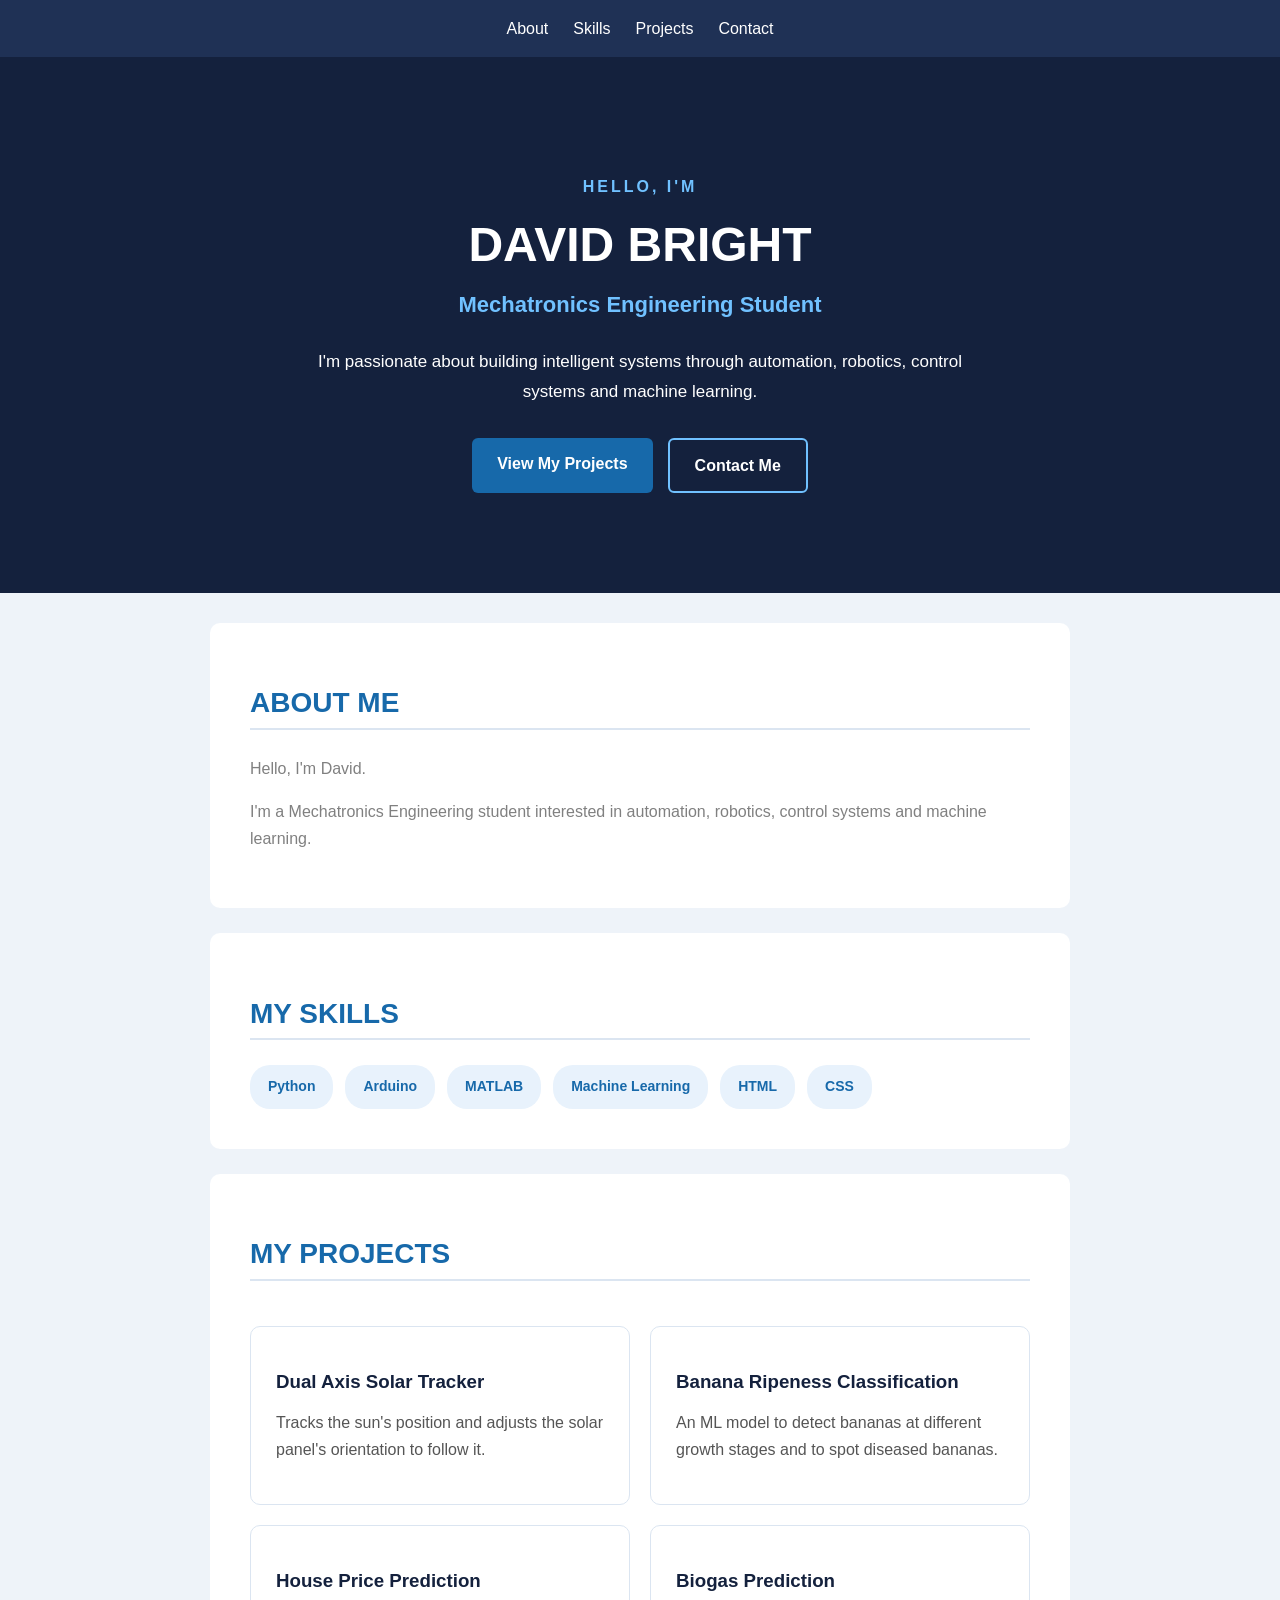
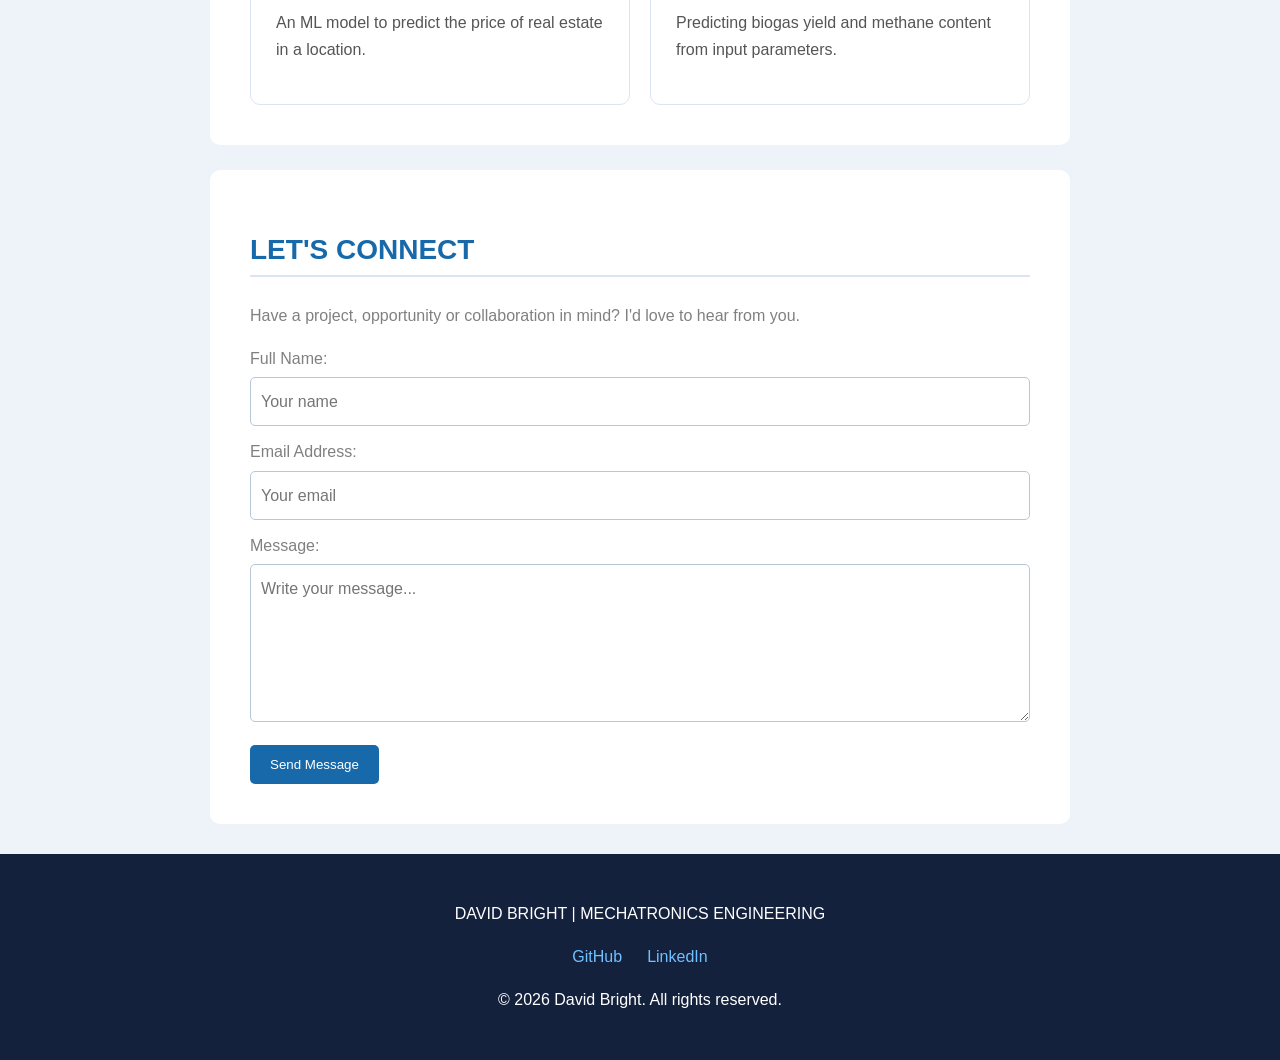
<file: index.html>
<!DOCTYPE html>
<html lang="en"> 

    <head>
        <link rel="stylesheet" href="portfolio_style.css">
        <meta charset="UTF-8">
        <meta name="viewport" content="width=device-width, initial-scale=1.0">
        <title>DAVID BRIGHT | PORTFOLIO</title>
    </head>

    <body>
    
        <nav>
            <a href="#about">About</a>
            <a href="#skills">Skills</a>
            <a href="#projects">Projects</a>
            <a href="#contact">Contact</a>
        </nav>

        <header class="hero">
            <div class="hero-content">
                <p class="hero-intro">HELLO, I'M</p>

                <h1>DAVID BRIGHT</h1>

                <h2>Mechatronics Engineering Student</h2>

                <p class="hero-description">
                    I'm passionate about building intelligent systems
                    through automation, robotics, control systems and
                    machine learning.
                </p>

                <div class="hero-buttons">
                    <a href="#projects" class="hero-btn primary-btn">
                        View My Projects
                    </a>

                    <a href="#contact" class="hero-btn secondary-btn">
                        Contact Me
                    </a>
                </div>
            </div>
        </header>

        <main>

            <section id="about">
                <h2>ABOUT ME</h2>
                <p class="intro">Hello, I'm David.</p>
                <p>
                    I'm a Mechatronics Engineering student interested in
                    automation, robotics, control systems and machine learning.
                </p>   
            </section>
            
            <section id="skills">
            <h2>MY SKILLS</h2>

            <div class="skills-container">
                <span class="skill">Python</span>
                <span class="skill">Arduino</span>
                <span class="skill">MATLAB</span>
                <span class="skill">Machine Learning</span>
                <span class="skill">HTML</span>
                <span class="skill">CSS</span>
            </div>
            </section>

            <section id="projects"> 
                
                <h2>MY PROJECTS</h2>
                <article class="project-card">
                    <h3>Dual Axis Solar Tracker</h3>
                    <p>
                        Tracks the sun's position and adjusts the solar panel's orientation to follow it.
                    </p>
                </article>

                <article class="project-card">
                    <h3>Banana Ripeness Classification</h3>
                    <p>
                        An ML model to detect bananas at different growth stages and to spot diseased bananas.
                    </p>
                </article>

                <article class="project-card">
                    <h3>House Price Prediction</h3>
                    <p>
                        An ML model to predict the price of real estate in a location.
                    </p>
                </article>

                <article class="project-card">
                    <h3>Biogas Prediction</h3>
                    <p>
                        Predicting biogas yield and methane content from input parameters.
                    </p>
                </article>
            </section>

            <section id="contact"> 
                <h2>LET'S CONNECT</h2>

                <p>
                    Have a project, opportunity or collaboration in mind?
                    I'd love to hear from you.    
                </p>
    
                <form>
                    <label for="name">Full Name:</label>
                    <input type="text" id="name" name="name"
                        placeholder="Your name" required>

                    <label for="email">Email Address:</label>
                    <input type="email" id="email" name="email"
                        placeholder="Your email" required>

                    <label for="message">Message:</label>
                    <textarea id="message" name="message" rows="5"
                            placeholder="Write your message..." required></textarea>

                    <button type="submit">Send Message</button>
                </form>
            </section>

        </main>

        <footer>
            <p>DAVID BRIGHT | MECHATRONICS ENGINEERING</p>

            <div class="social-links">
                <a href="https://github.com/GL1TH"
                target="_blank" rel="noopener noreferrer">GitHub</a>

                <a href="https://www.linkedin.com/in/david-abioye01"
                target="_blank" rel="noopener noreferrer">LinkedIn</a>
            </div>

            <p>© 2026 David Bright. All rights reserved.</p>
        </footer>

    </body>

</html>
</file>
<file: portfolio_style.css>
* {
    box-sizing: border-box;
}

/* General page styling */
body {
    font-family: 'Segoe UI',Arial, sans-serif;
    margin: 0;
    background-color: #eef3f9;
    color: #243047;
    line-height: 1.7;
}
/* General typography */
h1, h2, h3 {
    line-height: 1.2;
}

section h2 {
    font-size: 28px;
    margin-bottom: 25px;
}

/* Headings */
h2 {
    color: #1769aa;
    border-bottom: 2px solid #dbe5f1;
    padding-bottom: 8px;
}

/* Hero Section */
.hero {
    background-color: #14213d;
    color: white;
    text-align: center;
    padding: 100px 20px;
}

.hero-content {
    max-width: 750px;
    margin: auto;
}

.hero-intro {
    color: #70c1ff;
    letter-spacing: 3px;
    font-weight: bold;
}

.hero h1 {
    font-size: 48px;
    margin: 10px 0;
}

.hero h2 {
    color: #70c1ff;
    border: none;
    font-size: 22px;
}

.hero-description {
    font-size: 17px;
    line-height: 1.8;
    max-width: 650px;
    margin: 20px auto;
}

/* Hero Buttons */
.hero-buttons {
    display: flex;
    justify-content: center;
    gap: 15px;
    margin-top: 30px;
    flex-wrap: wrap;
}

.hero-btn {
    display: inline-block;
    padding: 12px 25px;
    border-radius: 6px;
    text-decoration: none;
    font-weight: bold;
    transition: 0.3s ease;
}

.primary-btn {
    background-color: #1769aa;
    color: white;
}

.secondary-btn {
    border: 2px solid #70c1ff;
    color: white;
}

.primary-btn:hover {
    background-color: #70c1ff;
    color: #14213d;
}

.secondary-btn:hover {
    background-color: #70c1ff;
    color: #14213d;
}

/* Navigation */
nav {
    background-color: #1f3155;
    padding: 15px;
    display: flex;
    justify-content: center;
    align-items: center;
    gap: 25px;
    flex-wrap: wrap;
}

nav a {
    color: white;
    text-decoration: none;
    transition: color 0.3s ease;
}

nav a:hover {
    color: #70c1ff;
}

/* Main content */
main {

    color: gray;
    max-width: 900px;
    margin: 30px auto;
    padding: 0 20px;
}

/* Sections */
section {
    background-color: white;
    margin-bottom: 25px;
    padding: 40px;
    border-radius: 10px;
}

/* Project cards */
article {
    margin: 0;
}

/* Contact form */
label {
    display: block;
    margin-top: 12px;
}

input,
textarea {
    width: 100%;
    padding: 10px;
    margin-top: 5px;
    border: 1px solid #b9c6d8;
    border-radius: 5px;
    font: inherit;
}

button {
    margin-top: 15px;
    padding: 12px 20px;
    background-color: #1769aa;
    color: white;
    border: none;
    border-radius: 5px;
    cursor: pointer;
    transition: background-color 0.3s ease;
}

button:hover {
    background-color: #14213d;
}

/* Skills Section */
.skills-container {
    display: flex;
    flex-wrap: wrap;
    gap: 12px;
}

.skill {
    background-color: #e8f2fc;
    color: #1769aa;
    padding: 10px 18px;
    border-radius: 20px;
    font-weight: 600;
    font-size: 14px;
}

#projects {
    display: grid;
    grid-template-columns: repeat(2, 1fr);
    gap: 20px;
}

#projects h2 {
    grid-column: 1 / -1;
}

/* Project Cards */
.project-card {
    padding: 25px;
    border: 1px solid #dbe5f1;
    border-radius: 10px;
    background-color: #ffffff;
    transition: transform 0.3s ease, box-shadow 0.3s ease;
}

.project-card:hover {
    transform: translateY(-5px);
    box-shadow: 0 8px 20px rgba(0, 0, 0, 0.12);
}

.project-card h3 {
    color: #14213d;
    margin-bottom: 12px;
}

.project-card p {
    color: #555555;
}

/* Contact form */
label {
    display: block;
    margin-top: 12px;
}

input,
textarea {
    width: 100%;
    padding: 10px;
    margin-top: 5px;
    border: 1px solid #b9c6d8;
    border-radius: 5px;
    font: inherit;
}

button {
    margin-top: 15px;
    padding: 12px 20px;
    background-color: #1769aa;
    color: white;
    border: none;
    border-radius: 5px;
    cursor: pointer;
    transition: background-color 0.3s ease;
}

button:hover {
    background-color: #14213d;
}

/* Footer */
footer {
    background-color: #14213d;
    color: white;
    text-align: center;
    padding: 20px;
}

/* Responsive layout */
@media (max-width: 600px) {
    #projects {
        grid-template-columns: 1fr;
    }

    section {
        padding: 25px;
    }
    .hero {
        padding: 70px 20px;
    }

    .hero h1 {
        font-size: 34px;
    }

    .hero h2 {
        font-size: 19px;
    }

    .hero-description {
        font-size: 15px;
    }
    nav {
    gap: 15px;
    padding: 12px;
    }
    .hero-buttons {
    flex-direction: column;
    align-items: center;
    }

    .hero-btn {
        width: 100%;
        max-width: 250px;
        text-align: center;
    }

    .social-links {
        flex-wrap: wrap;
    }
}

/* Contact Form */
input:focus,
textarea:focus {
    outline: none;
    border-color: #1769aa;
    box-shadow: 0 0 5px rgba(23, 105, 170, 0.3);
}

textarea {
    resize: vertical;
}

/* Footer */
footer {
    background-color: #14213d;
    color: white;
    text-align: center;
    padding: 30px 20px;
}

.social-links {
    display: flex;
    justify-content: center;
    gap: 25px;
    margin: 15px 0;
}

.social-links a {
    color: #70c1ff;
    text-decoration: none;
    transition: color 0.3s ease;
}

.social-links a:hover {
    color: white;
}
</file>
